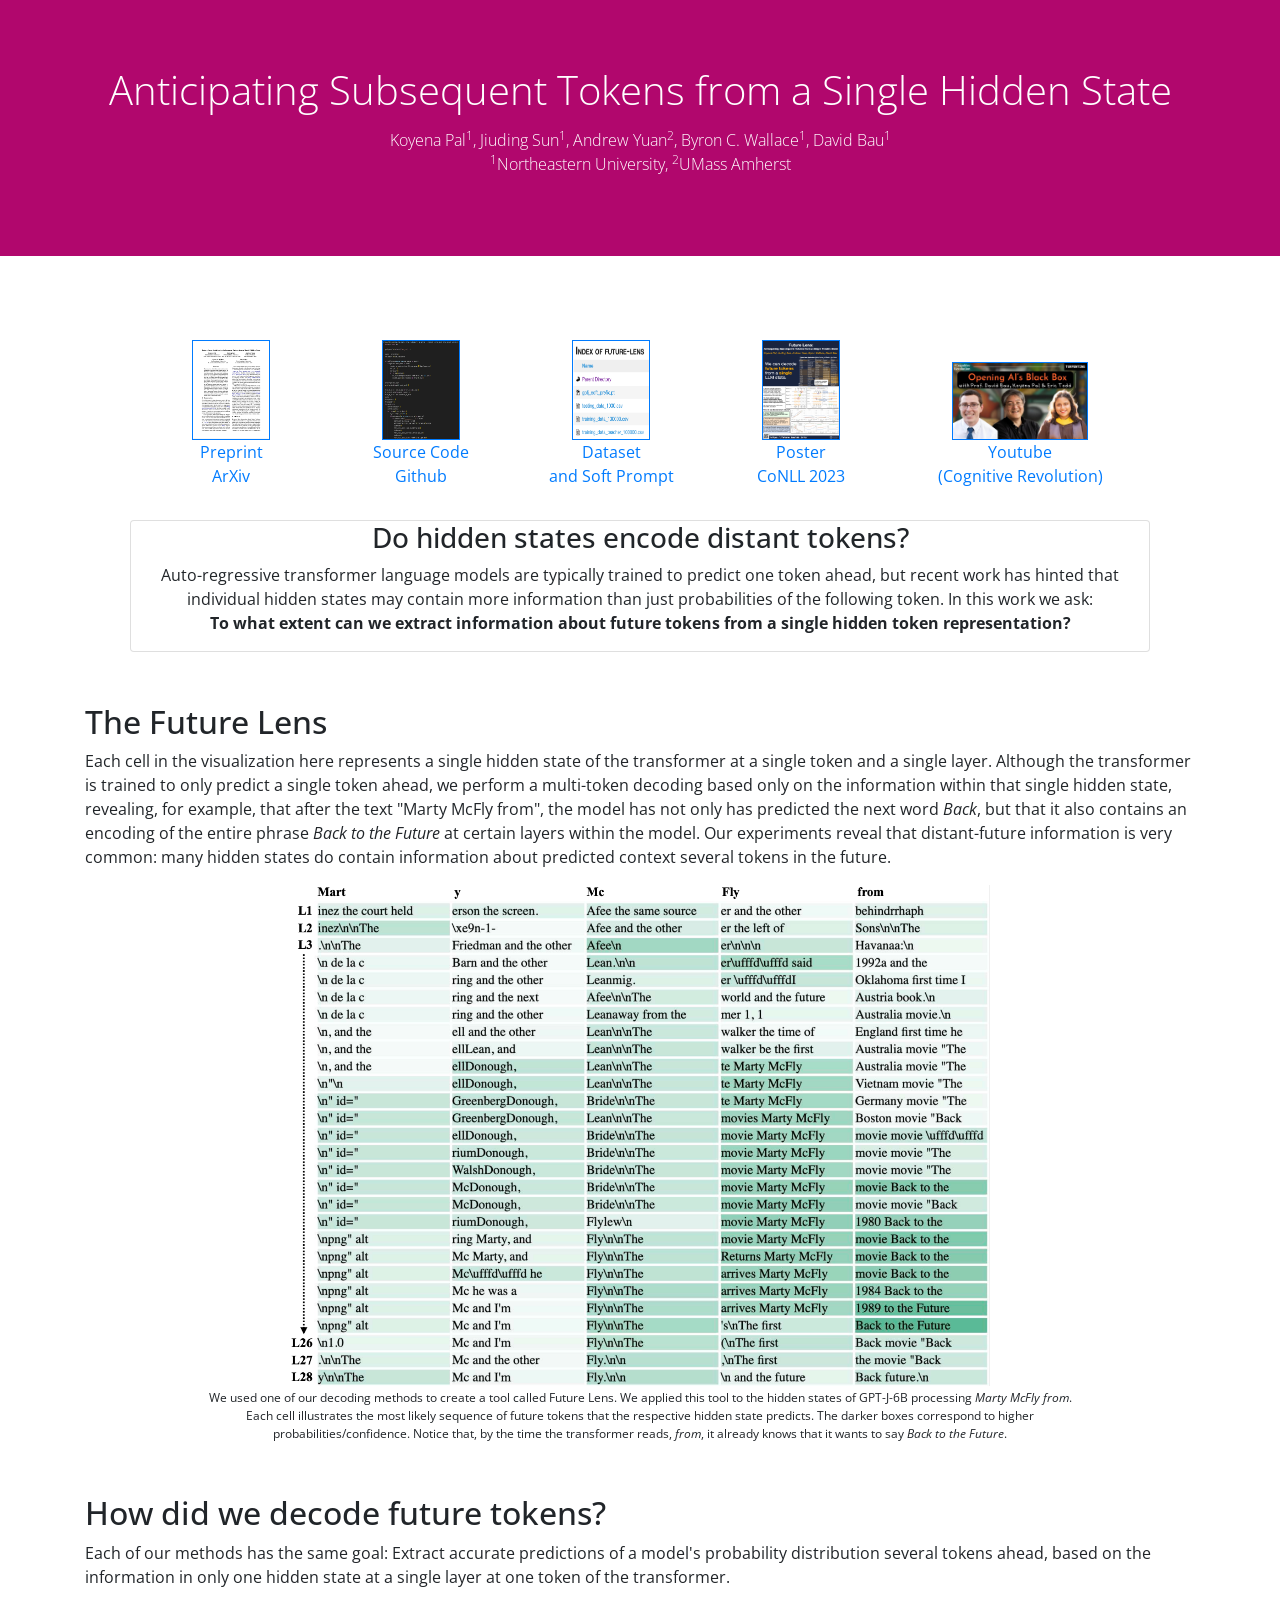
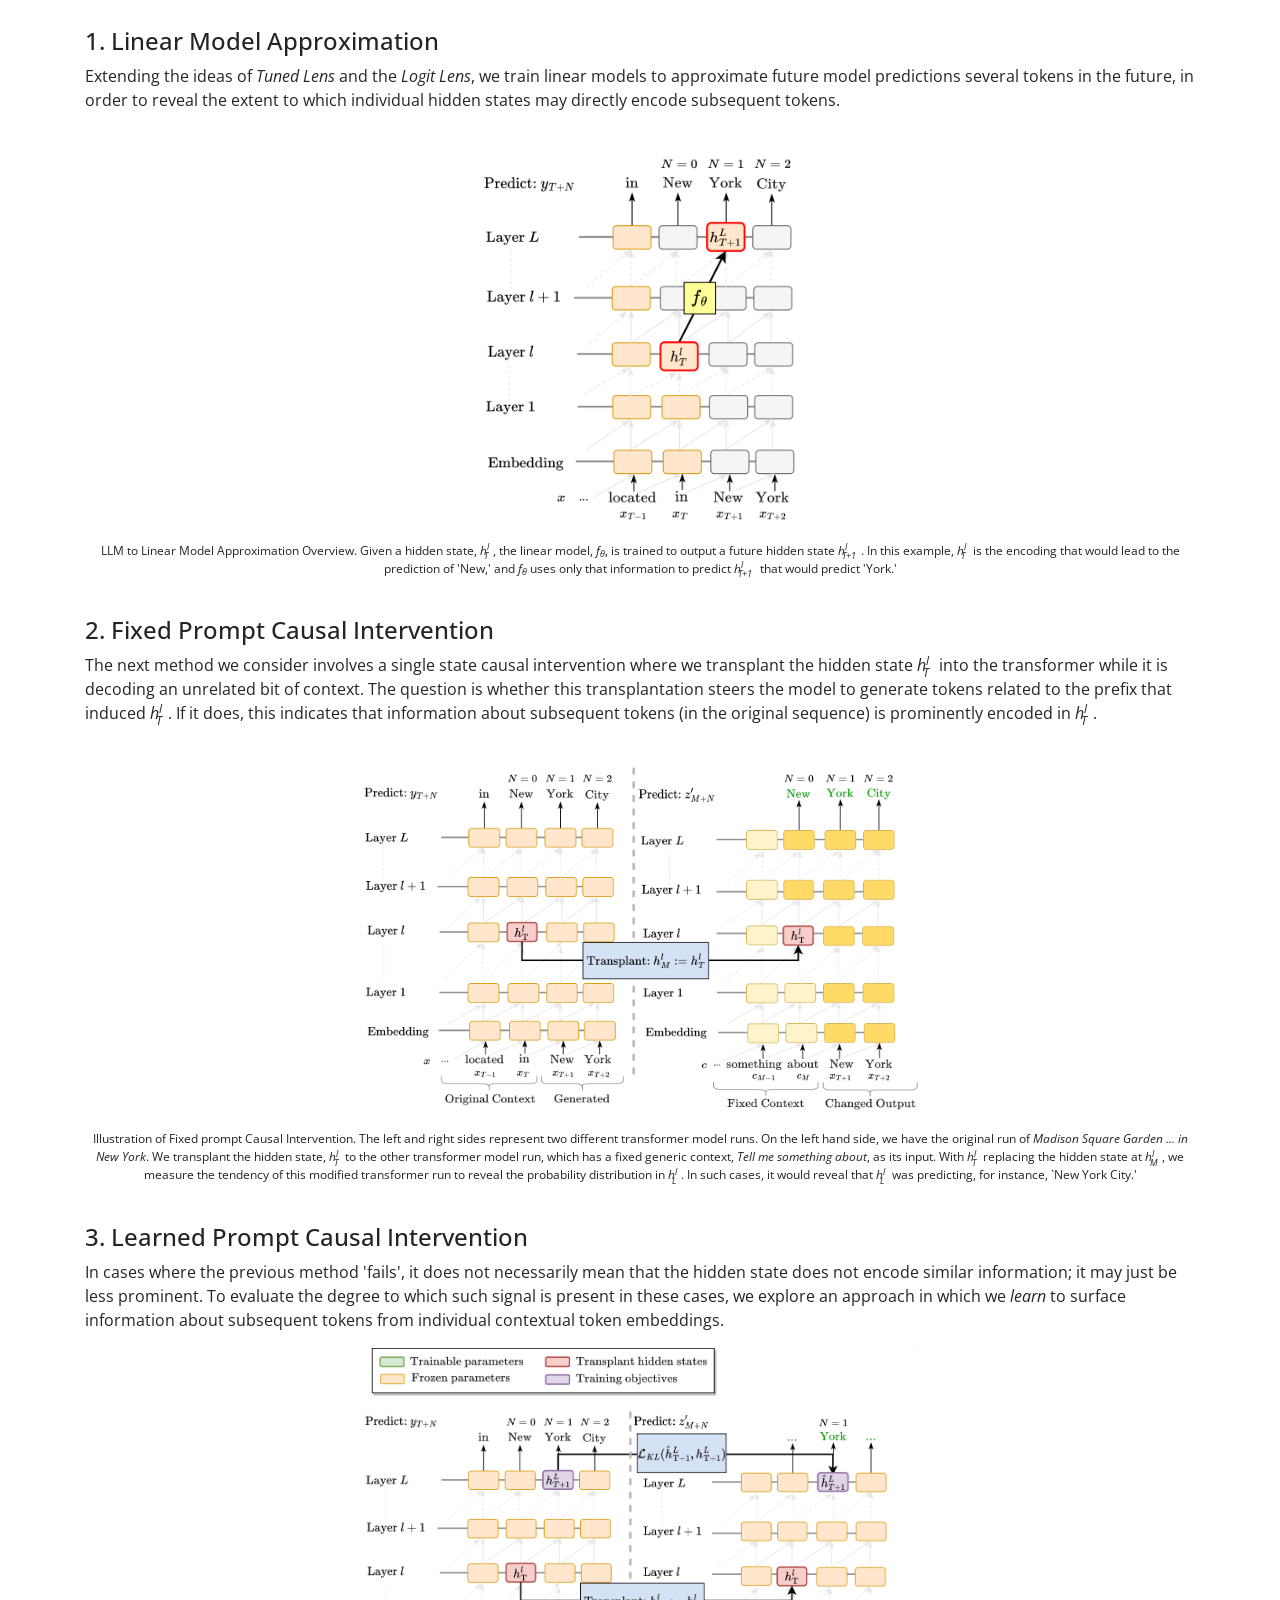
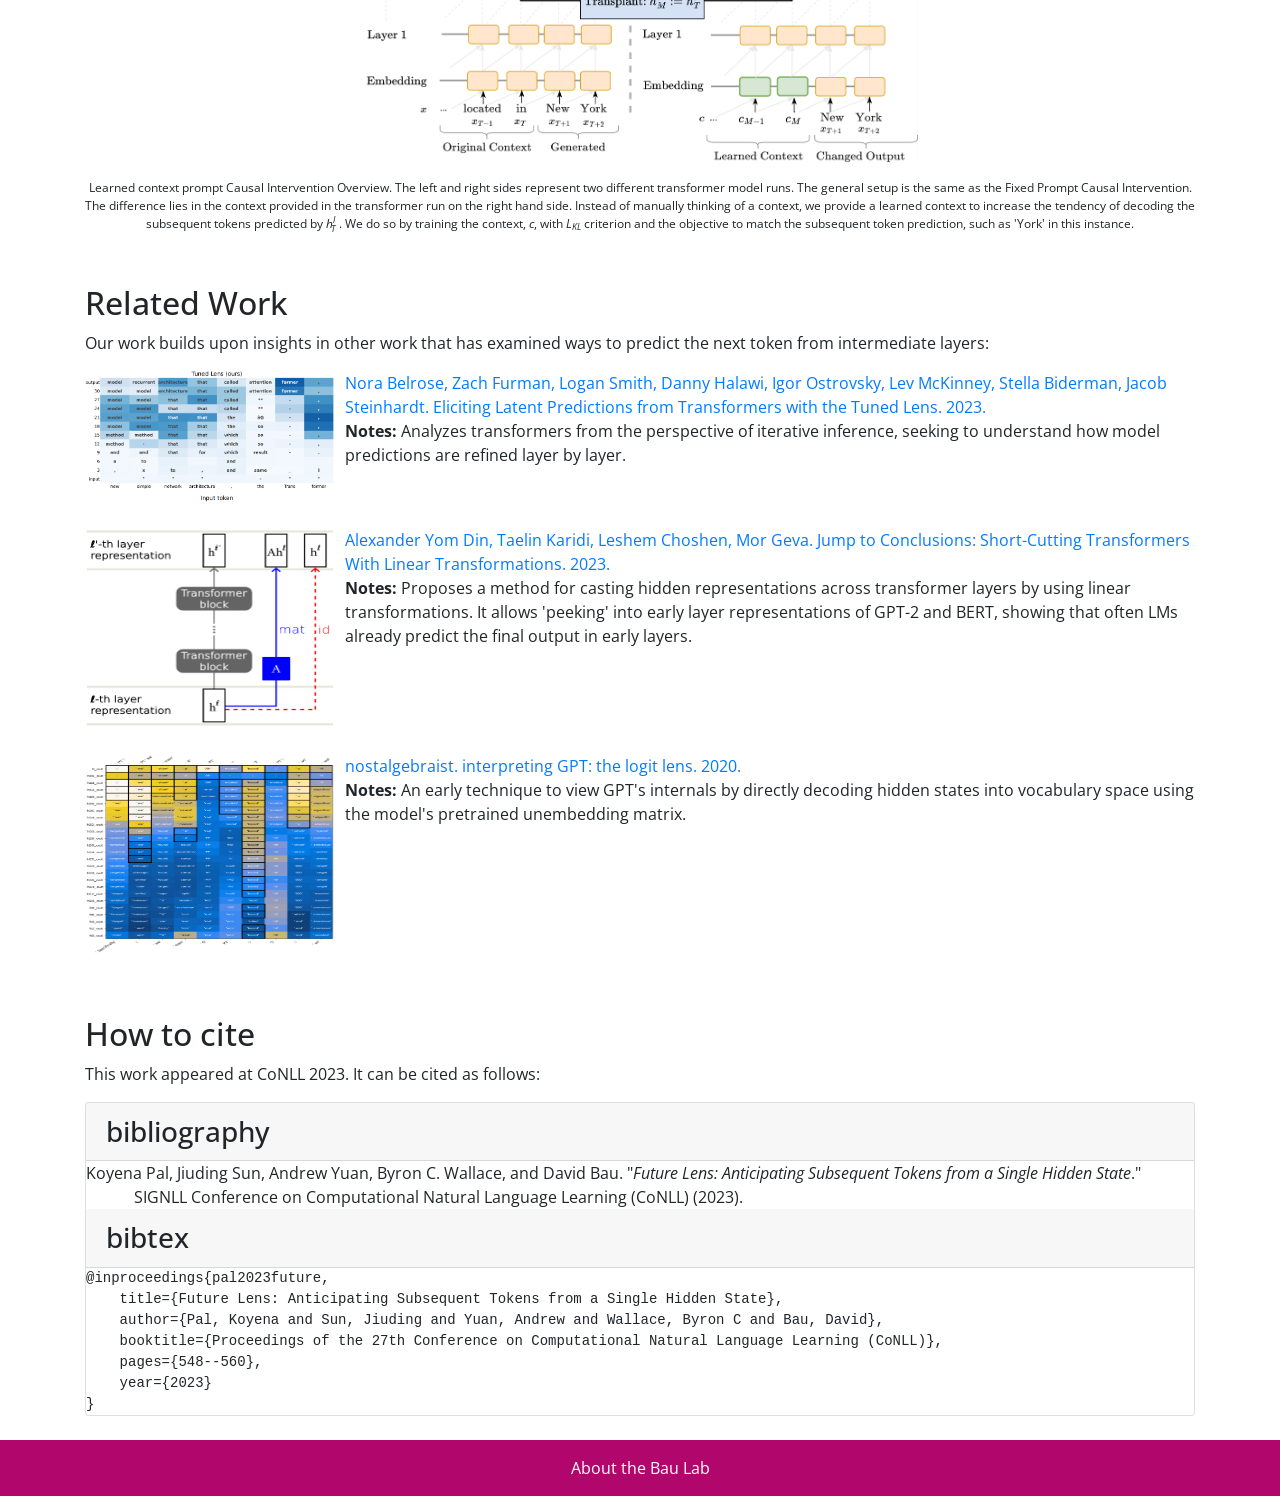
<file: public/index.html>
<!doctype html>
<html lang="en">

<head>
    <title>Future Lens: Anticipating Subsequent Tokens from a Single Hidden State</title>
    <meta name="viewport" content="width=device-width,initial-scale=1" />
    <meta name="description"
        content="" />
    <meta property="og:title" content="Future Lens" />
    <meta property="og:url" content="https://future.baulab.info/" />
    <meta property="og:image" content="https://future.baulab.info/images/fv-thumb.png" />
    <meta property="og:description" content="
    We conjecture that hidden state vectors corresponding to individual input tokens encode information sufficient to accurately predict several tokens ahead.">
    <meta property="og:type" content="website" />
    <meta name="twitter:card" content="summary" />
    <meta name="twitter:title" content="Future Lens: Anticipating Subsequent Tokens from a Single Hidden State" />
    <meta name="twitter:description"
        content="Do hidden states in large language models (LLMs) encode tokens farther than a single token ahead? If so, how can we decode this sequence of tokens from a single state?" />
    <meta name="twitter:image" content="https://future.baulab.info/images/fv-thumb.png" />
    <link rel="apple-touch-icon" sizes="180x180" href="/images/apple-touch-icon.png">
    <link rel="icon" type="image/png" sizes="32x32" href="/images/favicon-32x32.png">
    <link rel="icon" type="image/png" sizes="16x16" href="/images/favicon-16x16.png">
    <link rel="manifest" href="/site.webmanifest">

    <link href="https://maxcdn.bootstrapcdn.com/bootstrap/4.0.0-alpha.6/css/bootstrap.min.css" rel="stylesheet"
        integrity="sha384-rwoIResjU2yc3z8GV/NPeZWAv56rSmLldC3R/AZzGRnGxQQKnKkoFVhFQhNUwEyJ" crossorigin="anonymous">
    <script src="https://code.jquery.com/jquery-3.2.1.min.js"
        integrity="sha256-hwg4gsxgFZhOsEEamdOYGBf13FyQuiTwlAQgxVSNgt4=" crossorigin="anonymous"></script>
    <link rel="preconnect" href="https://fonts.googleapis.com">
    <link rel="preconnect" href="https://fonts.gstatic.com" crossorigin>
    <link href="https://fonts.googleapis.com/css2?family=Noto+Sans+Math&display=swap" rel="stylesheet">
    <link href="https://fonts.googleapis.com/css?family=Open+Sans:300,400,700" rel="stylesheet">
    <link href="style.css" rel="stylesheet">

    <style>
        .relatedthumb {
            float: left;
            width: 200px;
            margin: 3px 10px 7px 0;
        }

        .relatedblock {
            clear: both;
            display: inline-block;
        }

        .bold-sc {
            font-variant: small-caps;
            font-weight: bold;
        }

        .cite,
        .citegroup {
            margin-bottom: 8px;
        }

        :target {
            background-color: yellow;
        }
    </style>
    <script async src="https://www.googletagmanager.com/gtag/js?id=G-FD12LWN557"></script>
    <script>
        window.dataLayer = window.dataLayer || [];
        function gtag() { dataLayer.push(arguments); }
        gtag('js', new Date()); gtag('config', 'G-FD12LWN557');
    </script>

</head>


<body class="nd-docs">
    <div class="nd-pageheader">
        <div class="container">
            <h1 class="lead">
                <nobr class="widenobr">Anticipating Subsequent Tokens from a Single Hidden State</nobr>
            </h1>
            <address>
                <nobr><a href="https://koyenapal.github.io/" target="_blank">Koyena Pal</a><sup>1</sup>,</nobr>
                <nobr><a href="https://jiudingsun01.github.io/" target="_blank">Jiuding Sun<sup>1</sup></a>,</nobr>
                <nobr><a href="https://www.linkedin.com/in/andrewwyuan/" target="_blank">Andrew Yuan<sup>2</sup></a>,</nobr>
                <nobr><a href="https://www.byronwallace.com/" target="_blank">Byron C. Wallace<sup>1</sup></a>,</nobr>
                <nobr><a href="https://baulab.info/" target="_blank">David Bau<sup>1</sup></a></nobr><br>
                <nobr><sup>1</sup><a href="https://khoury.northeastern.edu/" target="_blank">Northeastern
                    University</a>,</nobr>
                    <nobr><sup>2</sup><a href="https://www.umass.edu/" target="_blank">UMass Amherst</a></nobr>
            </address>
        </div>
    </div><!-- end nd-pageheader -->

    <div class="container">
        <div class="row justify-content-center" style="margin-bottom: 20px">
        </div>
        <div class="row justify-content-center text-center">

            <p>
                <a href="https://arxiv.org/abs/2311.04897" class="d-inline-block p-3 align-top" target="_blank">
                    <img height="100" width="78" src="images/paper-thumb.png" style="border:1px solid; margin: 0 38px;"
                        alt="ArXiv Preprint thumbnail" data-nothumb="">
                    <br>Preprint<br>ArXiv</a>
                <a href="https://github.com/KoyenaPal/future-lens/" class="d-inline-block p-3 align-top" target="_blank">
                    <img height="100" width="78" src="images/code-thumb.png" style="border:1px solid; margin: 0 38px;"
                        alt="Github code thumbnail" data-nothumb="">
                    <br>Source Code<br>Github<br>
                </a>
                <a href="https://baulab.us/u/koyena/data/future-lens/" class="d-inline-block p-3 align-top" target="_blank">
                    <img height="100" width="78" src="images/data-thumb.png" style="border:1px solid; margin: 0 38px;"
                        alt="Data thumbnail" data-nothumb="">
                    <br>Dataset<br> and Soft Prompt<br>
                </a>
                <a href="docs/future-lens-poster.pdf" class="d-inline-block p-3 align-top" target="_blank">
                    <img height="100" width="78" src="images/poster-thumb.png" style="border:1px solid; margin: 0 38px;"
                        alt="Poster thumbnail" data-nothumb="">
                    <br>Poster<br>CoNLL 2023<br>
                </a>
                <a href="https://www.youtube.com/watch?v=O4Opvjze8Ic" class="d-inline-block p-3 align-bottom" target="_blank">
                    <img height="78" width="136" src="images/youtube-thumb.png" style="border:1px solid; margin: 0 38px;"
                        alt="Youtube thumbnail" data-nothumb="">
                    <br>Youtube<br>(Cognitive Revolution)<br>
                </a>
            </p>

            <div class="card" style="max-width: 1020px;">
                <div class="card-block">
                <h3>Do hidden states encode distant tokens?</h3>
                <p>
                    Auto-regressive transformer language models are typically trained to predict one token ahead, but
                    recent work has hinted that individual hidden states may contain more information than just probabilities of the following token. 
                    In this work we ask: <br><b>To what extent can we extract information about future
                    tokens from a single hidden token representation?</b>
                </p>
                </div><!--card-block-->
                </div><!--card-->

        </div><!--row-->

        <div class="row">
            <div class="col">
                  <h2>The Future Lens</h2>

                  <p
                  >Each cell in the visualization here represents a single hidden state of
                  the transformer at a single token and a single layer.  Although the
                  transformer is trained to only predict a single token ahead, we perform
                  a multi-token decoding based only on the information within that
                  single hidden state, revealing, for example, that after the text
                  "Marty McFly from", the model has not only has predicted the next
                  word <em>Back</em>, but that it also contains an encoding
                  of the entire phrase <em>Back to the Future</em> at certain layers within
                  the model. Our experiments reveal that distant-future information is
                  very common: many hidden states do contain information about predicted
                  context several tokens in the future.
              <div class="text-center">
                    <figure class="center_image">
                    <img src="images/Paper/future_lens_example.png" class="bigfig">
                    <figcaption>
                        We used one of our decoding methods to create a tool called Future Lens.
                        We applied this tool to the hidden states of GPT-J-6B processing <i>Marty McFly from</i>. 
                        Each cell illustrates the most likely sequence of future tokens that the respective hidden state predicts. 
                        The darker boxes correspond to higher probabilities/confidence. Notice that, by the time the transformer reads,
                        <i>from</i>, it already knows that it wants to say <i>Back to the Future</i>.
                    </figcaption>
                </figure>
                </div>
                
                <h2>How did we decode future tokens?</h2>   
                <p>
                Each of our methods has the same goal: Extract accurate predictions of a model's probability 
                distribution several tokens ahead, based on the information in only one hidden state at a single layer
                at one token of the transformer.</p>

                <h4>1. Linear Model Approximation</h4> 
                <p>Extending the ideas of <i>Tuned Lens</i> and the <i>Logit Lens</i>, we train linear models to approximate future 
                model predictions several tokens in the future, in order to reveal the extent to which
                individual hidden states may directly encode subsequent tokens.</p>
                <br>
                <p class="text-center">
                    <img id="linear" src="images/Paper/linear.png" class="smallfig"
                        style="max-width: 320px">
                    <figcaption>
                        LLM to Linear Model Approximation
                        Overview. Given a hidden state, 
                        
                        <i>h<sup>l</sup><sub style='position: relative; left: -.5em; top: +.5em'>T</sub></i>, the linear model,
                        <i>f<sub>&theta;</sub></i>, is trained to output a future hidden state 
                        <i>h<sup>l</sup><sub style='position: relative; left: -.5em; top: +.5em'>T+1</sub></i>. In
                        this example, <i>h<sup>l</sup><sub style='position: relative; left: -.5em; top: +.5em'>T</sub></i>
                        is the encoding that would lead to the
                        prediction of 'New,' and <i>f<sub>&theta;</sub></i> uses only that information
                        to predict <i>h<sup>l</sup><sub style='position: relative; left: -.5em; top: +.5em'>T+1</sub></i>
                        that would predict 'York.'
                        </figcaption>
                </p>
                
                <h4>2. Fixed Prompt Causal Intervention</h4> 
                <p>The next method we consider involves a single state causal intervention where we transplant the
                    hidden state <i>h<sup>l</sup><sub style='position: relative; left: -.5em; top: +.5em'>T</sub></i>
                    into the transformer while it is decoding an unrelated bit of context. The question is
                    whether this transplantation steers the model to generate tokens related to the prefix that induced 
                    <i>h<sup>l</sup><sub style='position: relative; left: -.5em; top: +.5em'>T</sub></i>.
                    If it does, this indicates that information about subsequent tokens (in the original sequence) is prominently encoded in 
                    <i>h<sup>l</sup><sub style='position: relative; left: -.5em; top: +.5em'>T</sub></i>. </p>
                <br>
                <p class="text-center">
                    <img id="linear" src="images/Paper/fixed_prompt.png" class="medfig">
                    <figcaption>
                        Illustration of Fixed prompt Causal Intervention. 
                        The left and right sides represent two different transformer model runs. 
                        On the left hand side, we have the original run of <i>Madison Square Garden ... in New York</i>. 
                        We transplant the hidden state, <i>h<sup>l</sup><sub style='position: relative; left: -.5em; top: +.5em'>T</sub></i>
                         to the other transformer model run, which has a fixed generic context, <i>Tell me something about</i>, 
                         as its input. With <i>h<sup>l</sup><sub style='position: relative; left: -.5em; top: +.5em'>T</sub></i> replacing the hidden state at 
                         <i>h<sup>l</sup><sub style='position: relative; left: -.5em; top: +.5em'>M</sub></i>, 
                         we measure the tendency of this modified transformer run to reveal the 
                         probability distribution in <i>h<sup>l</sup><sub style='position: relative; left: -.5em; top: +.5em'>L</sub></i>. 
                         In such cases, it would reveal that <i>h<sup>l</sup><sub style='position: relative; left: -.5em; top: +.5em'>L</sub></i> was predicting, for instance, `New York City.'
                        </figcaption>
                </p>

                <h4>3. Learned Prompt Causal Intervention</h4> 
                <p>In cases where the previous method 'fails', it does not necessarily mean that the 
                    hidden state does not encode similar information; it may just be less prominent. 
                    To evaluate the degree to which such signal is present in these cases, we explore an approach 
                    in which we <i>learn</i> to surface information about subsequent tokens from individual contextual token embeddings.
                <br>
                <p class="text-center">
                    <img id="linear" src="images/Paper/soft_prompt.png" class="medfig">
                    <figcaption>
                        Learned context prompt Causal Intervention Overview. The left and right sides represent two different
                        transformer model runs. The general setup is the same as the Fixed Prompt Causal Intervention. The difference lies in the context provided in the
                    transformer run on the right hand side. Instead of manually thinking of a context, we provide a learned context to
                    increase the tendency of decoding the subsequent tokens predicted by <i>h<sup>l</sup><sub style='position: relative; left: -.5em; top: +.5em'>T</sub></i>. 
                    We do so by training the context, <i>c</i>, with
                    <i>L<sub>KL</sub></i> criterion and the objective to match the subsequent token prediction, such as 'York' in this instance.

                </figcaption>
                </p>


                    
                <h2>Related Work</h2>
                
                <p>Our work builds upon insights in other work that has examined ways to predict the next token from intermediate layers:</p>

                
                
                
                <!-- <h3>Transformer Mechanisms</h3> -->
                <p class="citation"><a href="https://arxiv.org/pdf/2303.08112.pdf"><img src="images/belrose-2023.png" alt="belrose-2023">Nora Belrose, Zach Furman, Logan Smith, Danny Halawi, Igor Ostrovsky, Lev McKinney, Stella Biderman, Jacob Steinhardt. Eliciting Latent Predictions from Transformers with the Tuned Lens. 2023.</a><br>
                <b>Notes:</b> Analyzes transformers from the perspective of iterative inference, seeking to understand how model predictions are refined layer by layer.
                </p>                
                
                <p class="citation"><a href="https://arxiv.org/pdf/2303.09435.pdf"><img src="images/din-2023.png" alt="din-2023" style="max-height: 200px">Alexander Yom Din, Taelin Karidi, Leshem Choshen, Mor Geva. Jump to Conclusions: Short-Cutting Transformers With Linear Transformations. 2023.</a><br>
                <b>Notes:</b> Proposes a method for casting hidden representations across transformer layers by using linear transformations. It allows 'peeking' into early layer representations of GPT-2 and BERT, showing
                that often LMs already predict the final output in early layers.
                </p>      
                <p class="citation"><a href="https://www.lesswrong.com/posts/AcKRB8wDpdaN6v6ru/interpreting-gpt-the-logit-lens"><img src="images/logit-lens.png" alt="nostalgebraist-2020" style="max-height: 200px"> nostalgebraist. interpreting GPT: the logit lens. 2020.</a><br>
                <b>Notes:</b> An early technique to view GPT's internals by directly decoding hidden states into vocabulary space using the model's pretrained unembedding matrix.
                </p>
                <!-- <h3>Task Representations</h3> -->
                <!-- <p class="citation"><a href=""><img src="" alt=""> </a><br>
                <b>Notes:</b> 
                </p>  -->

	
                <h2>How to cite</h2>

                <p>This work appeared at CoNLL 2023. It can be cited as follows:
                </p>

                <div class="card">
                    <h3 class="card-header">bibliography</h3>
                    <div class="card-block">
                        <p style="text-indent: -3em; margin-left: 3em;" class="card-text clickselect">
                            Koyena Pal, Jiuding Sun, Andrew Yuan, Byron C. Wallace, and David Bau. "<em>Future Lens: Anticipating Subsequent Tokens from a Single Hidden State</em>." SIGNLL 
                            Conference on Computational Natural Language Learning (CoNLL)<nobr><a
                                    href=""></a> (2023).</nobr>
                        </p>
                    </div>
                    <h3 class="card-header">bibtex</h3>
                    <div class="card-block">
                        <pre class="card-text clickselect"
>@inproceedings{pal2023future,
    title={Future Lens: Anticipating Subsequent Tokens from a Single Hidden State},
    author={Pal, Koyena and Sun, Jiuding and Yuan, Andrew and Wallace, Byron C and Bau, David},
    booktitle={Proceedings of the 27th Conference on Computational Natural Language Learning (CoNLL)},
    pages={548--560},
    year={2023}
}</pre>
                    </div>
                </div>
                <!-- </p> -->

            <!-- </div> -->
            </div> <!--col -->    
        </div> <!--row -->
    </div> <!-- container -->

    

    <footer class="nd-pagefooter">
        <div class="row">
            <div class="col-6 col-md text-center">
                <a href="https://baulab.info/">About the Bau Lab</a>
            </div>
        </div>
    </footer>

</body>
<script>
    $(document).on('click', '.clickselect', function (ev) {
        var range = document.createRange();
        range.selectNodeContents(this);
        var sel = window.getSelection();
        sel.removeAllRanges();
        sel.addRange(range);
    });
</script>

</html>
</file>
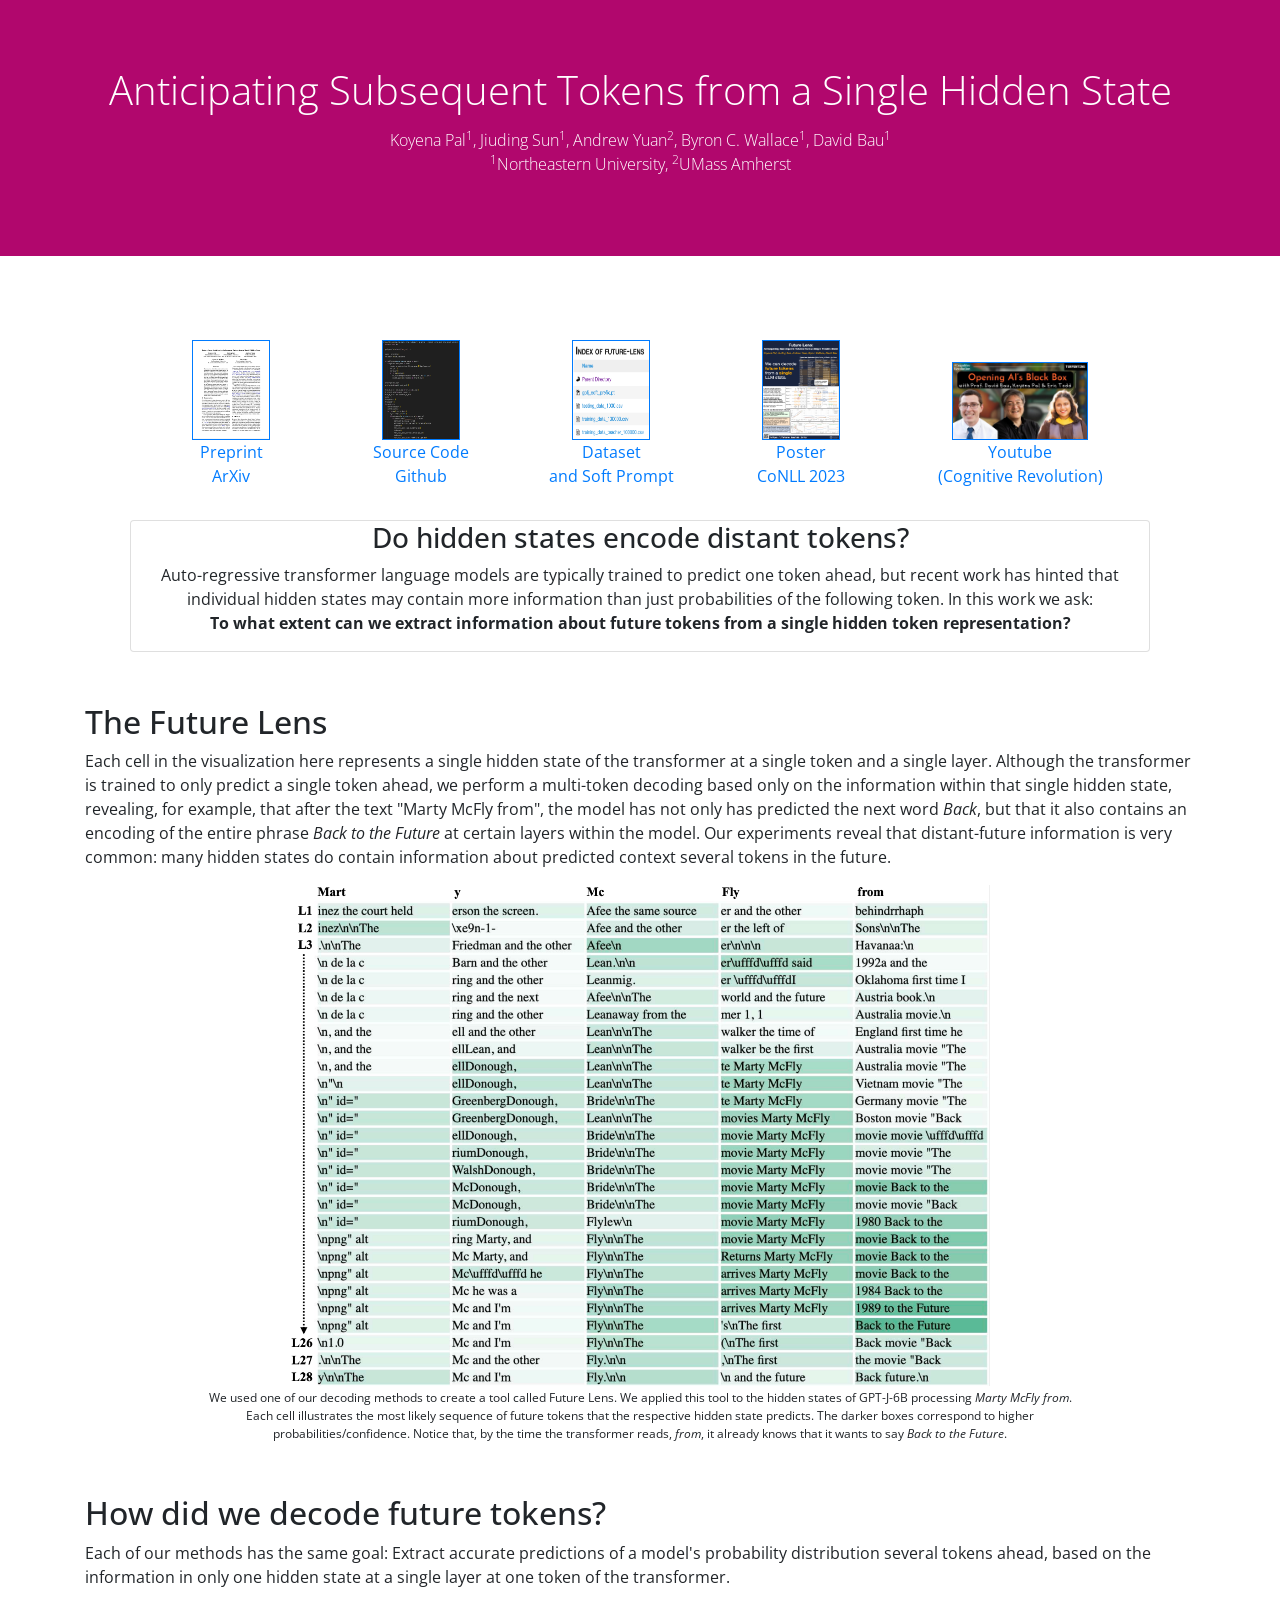
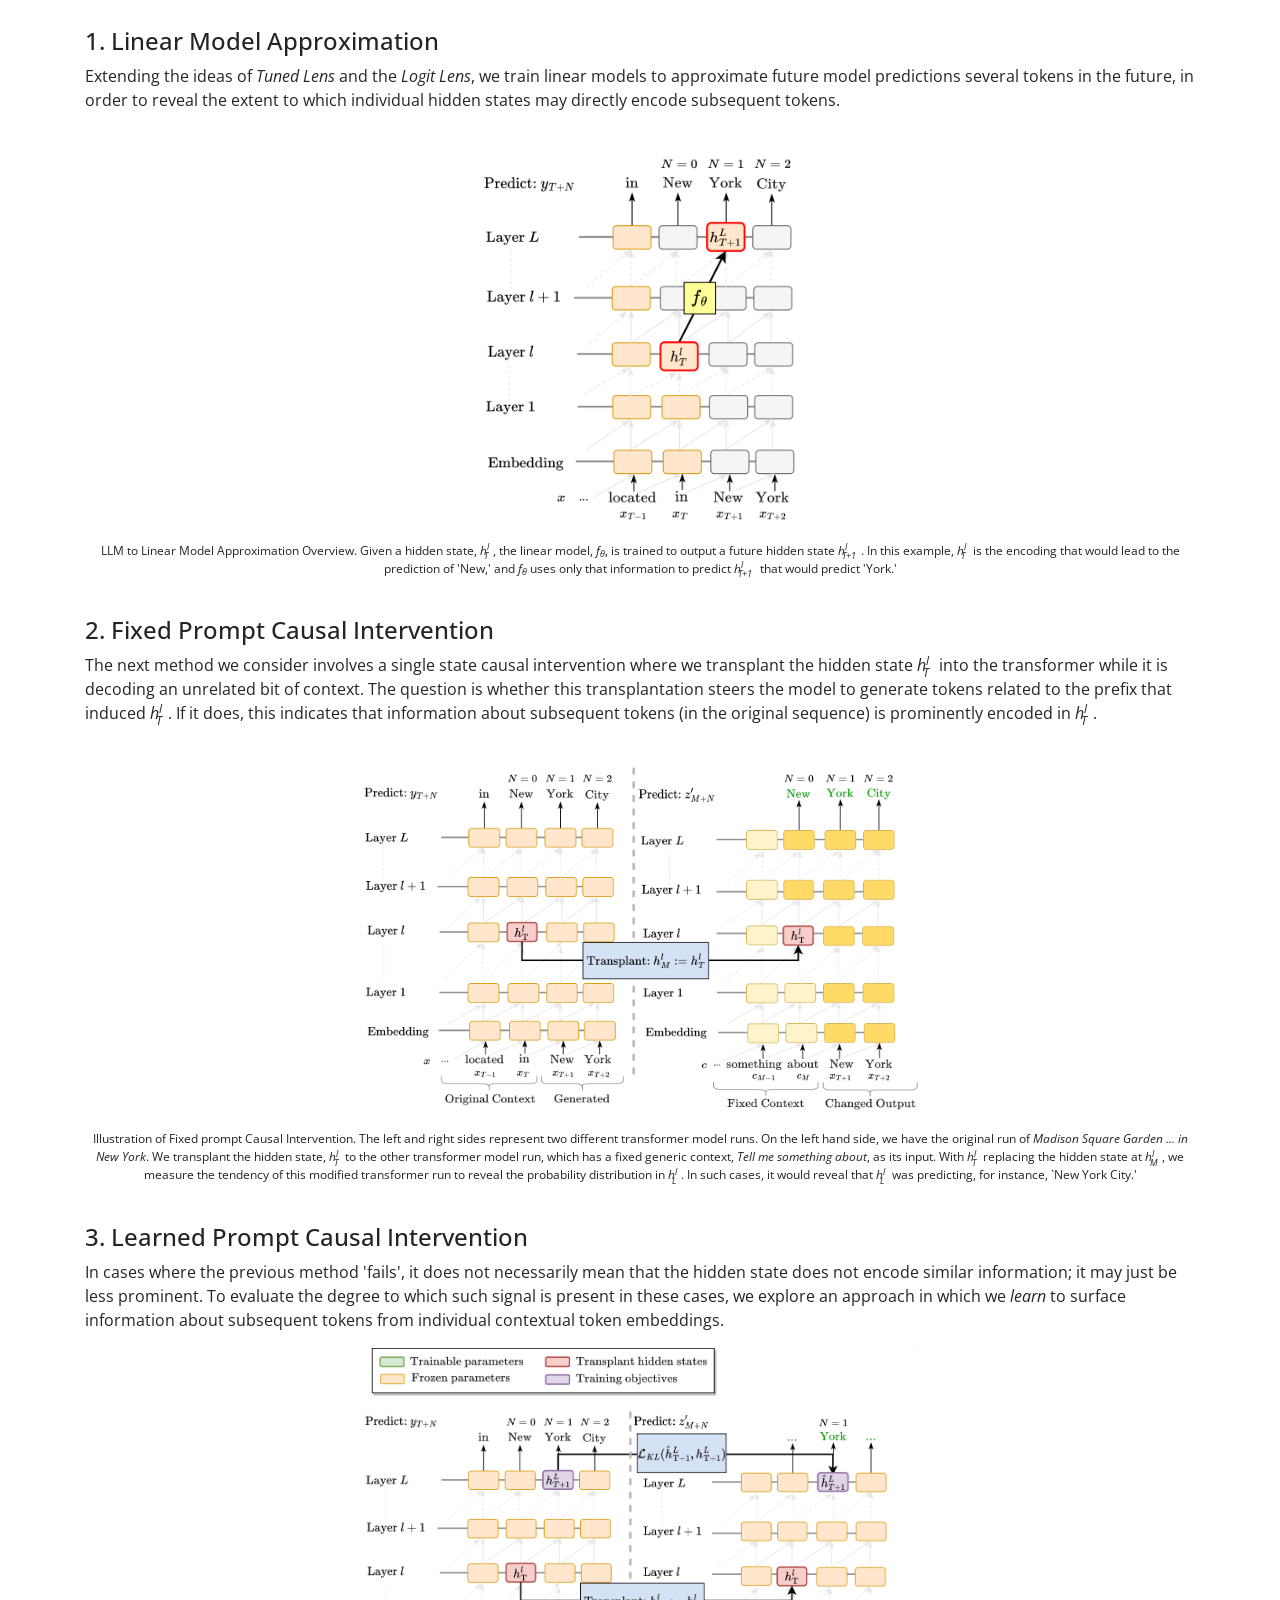
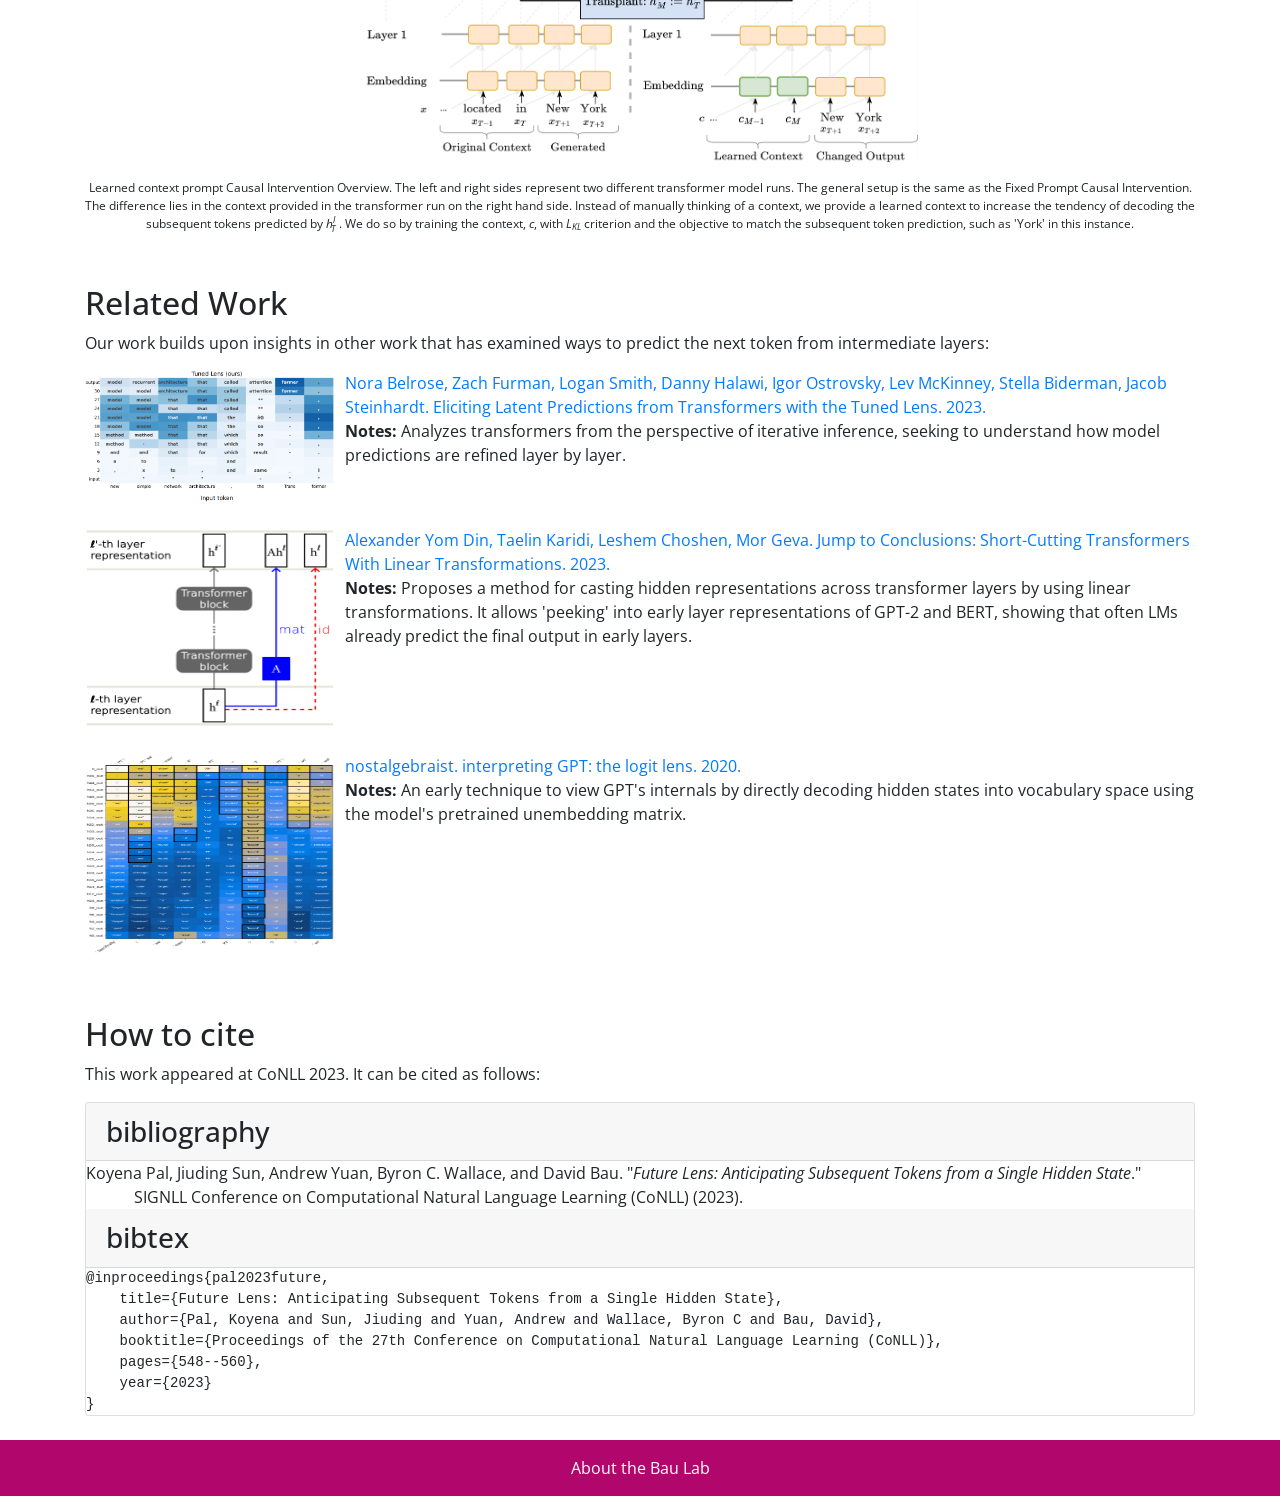
<file: src/index.html>
<!doctype html>
<html lang="en">

<head>
    <title>Future Lens: Anticipating Subsequent Tokens from a Single Hidden State</title>
    <meta name="viewport" content="width=device-width,initial-scale=1" />
    <meta name="description"
        content="" />
    <meta property="og:title" content="Future Lens" />
    <meta property="og:url" content="https://future.baulab.info/" />
    <meta property="og:image" content="https://future.baulab.info/images/fv-thumb.png" />
    <meta property="og:description" content="
    We conjecture that hidden state vectors corresponding to individual input tokens encode information sufficient to accurately predict several tokens ahead.">
    <meta property="og:type" content="website" />
    <meta name="twitter:card" content="summary" />
    <meta name="twitter:title" content="Future Lens: Anticipating Subsequent Tokens from a Single Hidden State" />
    <meta name="twitter:description"
        content="Do hidden states in large language models (LLMs) encode tokens farther than a single token ahead? If so, how can we decode this sequence of tokens from a single state?" />
    <meta name="twitter:image" content="https://future.baulab.info/images/fv-thumb.png" />
    <link rel="apple-touch-icon" sizes="180x180" href="/images/apple-touch-icon.png">
    <link rel="icon" type="image/png" sizes="32x32" href="/images/favicon-32x32.png">
    <link rel="icon" type="image/png" sizes="16x16" href="/images/favicon-16x16.png">
    <link rel="manifest" href="/site.webmanifest">

    <link href="https://maxcdn.bootstrapcdn.com/bootstrap/4.0.0-alpha.6/css/bootstrap.min.css" rel="stylesheet"
        integrity="sha384-rwoIResjU2yc3z8GV/NPeZWAv56rSmLldC3R/AZzGRnGxQQKnKkoFVhFQhNUwEyJ" crossorigin="anonymous">
    <script src="https://code.jquery.com/jquery-3.2.1.min.js"
        integrity="sha256-hwg4gsxgFZhOsEEamdOYGBf13FyQuiTwlAQgxVSNgt4=" crossorigin="anonymous"></script>
    <link rel="preconnect" href="https://fonts.googleapis.com">
    <link rel="preconnect" href="https://fonts.gstatic.com" crossorigin>
    <link href="https://fonts.googleapis.com/css2?family=Noto+Sans+Math&display=swap" rel="stylesheet">
    <link href="https://fonts.googleapis.com/css?family=Open+Sans:300,400,700" rel="stylesheet">
    <link href="style.css" rel="stylesheet">

    <style>
        .relatedthumb {
            float: left;
            width: 200px;
            margin: 3px 10px 7px 0;
        }

        .relatedblock {
            clear: both;
            display: inline-block;
        }

        .bold-sc {
            font-variant: small-caps;
            font-weight: bold;
        }

        .cite,
        .citegroup {
            margin-bottom: 8px;
        }

        :target {
            background-color: yellow;
        }
    </style>
    <script async src="https://www.googletagmanager.com/gtag/js?id=G-FD12LWN557"></script>
    <script>
        window.dataLayer = window.dataLayer || [];
        function gtag() { dataLayer.push(arguments); }
        gtag('js', new Date()); gtag('config', 'G-FD12LWN557');
    </script>

</head>

<body class="nd-docs">
    <div class="nd-pageheader">
        <div class="container">
            <h1 class="lead">
                <nobr class="widenobr">Anticipating Subsequent Tokens from a Single Hidden State</nobr>
            </h1>
            <address>
                <nobr><a href="https://koyenapal.github.io/" target="_blank">Koyena Pal</a><sup>1</sup>,</nobr>
                <nobr><a href="https://jiudingsun01.github.io/" target="_blank">Jiuding Sun<sup>1</sup></a>,</nobr>
                <nobr><a href="https://www.linkedin.com/in/andrewwyuan/" target="_blank">Andrew Yuan<sup>2</sup></a>,</nobr>
                <nobr><a href="https://www.byronwallace.com/" target="_blank">Byron C. Wallace<sup>1</sup></a>,</nobr>
                <nobr><a href="https://baulab.info/" target="_blank">David Bau<sup>1</sup></a></nobr><br>
                <nobr><sup>1</sup><a href="https://khoury.northeastern.edu/" target="_blank">Northeastern
                    University</a>,</nobr>
                    <nobr><sup>2</sup><a href="https://www.umass.edu/" target="_blank">UMass Amherst</a></nobr>
            </address>
        </div>
    </div><!-- end nd-pageheader -->

    <div class="container">
        <div class="row justify-content-center" style="margin-bottom: 20px">
        </div>
        <div class="row justify-content-center text-center">

            <p>
                <a href="https://arxiv.org/abs/2311.04897" class="d-inline-block p-3 align-top" target="_blank">
                    <img height="100" width="78" src="images/paper-thumb.png" style="border:1px solid; margin: 0 38px;"
                        alt="ArXiv Preprint thumbnail" data-nothumb="">
                    <br>Preprint<br>ArXiv</a>
                <a href="https://github.com/KoyenaPal/future-lens/" class="d-inline-block p-3 align-top" target="_blank">
                    <img height="100" width="78" src="images/code-thumb.png" style="border:1px solid; margin: 0 38px;"
                        alt="Github code thumbnail" data-nothumb="">
                    <br>Source Code<br>Github<br>
                </a>
                <a href="https://baulab.us/u/koyena/data/future-lens/" class="d-inline-block p-3 align-top" target="_blank">
                    <img height="100" width="78" src="images/data-thumb.png" style="border:1px solid; margin: 0 38px;"
                        alt="Data thumbnail" data-nothumb="">
                    <br>Dataset<br> and Soft Prompt<br>
                </a>
                <a href="docs/future-lens-poster.pdf" class="d-inline-block p-3 align-top" target="_blank">
                    <img height="100" width="78" src="images/poster-thumb.png" style="border:1px solid; margin: 0 38px;"
                        alt="Poster thumbnail" data-nothumb="">
                    <br>Poster<br>CoNLL 2023<br>
                </a>
                <a href="https://www.youtube.com/watch?v=O4Opvjze8Ic" class="d-inline-block p-3 align-bottom" target="_blank">
                    <img height="78" width="136" src="images/youtube-thumb.png" style="border:1px solid; margin: 0 38px;"
                        alt="Youtube thumbnail" data-nothumb="">
                    <br>Youtube<br>(Cognitive Revolution)<br>
                </a>
            </p>

            <div class="card" style="max-width: 1020px;">
                <div class="card-block">
                <h3>Do hidden states encode distant tokens?</h3>
                <p>
                    Auto-regressive transformer language models are typically trained to predict one token ahead, but
                    recent work has hinted that individual hidden states may contain more information than just probabilities of the following token. 
                    In this work we ask: <br><b>To what extent can we extract information about future
                    tokens from a single hidden token representation?</b>
                </p>
                </div><!--card-block-->
                </div><!--card-->

        </div><!--row-->

        <div class="row">
            <div class="col">
                  <h2>The Future Lens</h2>

                  <p
                  >Each cell in the visualization here represents a single hidden state of
                  the transformer at a single token and a single layer.  Although the
                  transformer is trained to only predict a single token ahead, we perform
                  a multi-token decoding based only on the information within that
                  single hidden state, revealing, for example, that after the text
                  "Marty McFly from", the model has not only has predicted the next
                  word <em>Back</em>, but that it also contains an encoding
                  of the entire phrase <em>Back to the Future</em> at certain layers within
                  the model. Our experiments reveal that distant-future information is
                  very common: many hidden states do contain information about predicted
                  context several tokens in the future.
              <div class="text-center">
                    <figure class="center_image">
                    <img src="images/Paper/future_lens_example.png" class="bigfig">
                    <figcaption>
                        We used one of our decoding methods to create a tool called Future Lens.
                        We applied this tool to the hidden states of GPT-J-6B processing <i>Marty McFly from</i>. 
                        Each cell illustrates the most likely sequence of future tokens that the respective hidden state predicts. 
                        The darker boxes correspond to higher probabilities/confidence. Notice that, by the time the transformer reads,
                        <i>from</i>, it already knows that it wants to say <i>Back to the Future</i>.
                    </figcaption>
                </figure>
                </div>
                
                <h2>How did we decode future tokens?</h2>   
                <p>
                Each of our methods has the same goal: Extract accurate predictions of a model's probability 
                distribution several tokens ahead, based on the information in only one hidden state at a single layer
                at one token of the transformer.</p>

                <h4>1. Linear Model Approximation</h4> 
                <p>Extending the ideas of <i>Tuned Lens</i> and the <i>Logit Lens</i>, we train linear models to approximate future 
                model predictions several tokens in the future, in order to reveal the extent to which
                individual hidden states may directly encode subsequent tokens.</p>
                <br>
                <p class="text-center">
                    <img id="linear" src="images/Paper/linear.png" class="smallfig"
                        style="max-width: 320px">
                    <figcaption>
                        LLM to Linear Model Approximation
                        Overview. Given a hidden state, 
                        
                        <i>h<sup>l</sup><sub style='position: relative; left: -.5em; top: +.5em'>T</sub></i>, the linear model,
                        <i>f<sub>&theta;</sub></i>, is trained to output a future hidden state 
                        <i>h<sup>l</sup><sub style='position: relative; left: -.5em; top: +.5em'>T+1</sub></i>. In
                        this example, <i>h<sup>l</sup><sub style='position: relative; left: -.5em; top: +.5em'>T</sub></i>
                        is the encoding that would lead to the
                        prediction of 'New,' and <i>f<sub>&theta;</sub></i> uses only that information
                        to predict <i>h<sup>l</sup><sub style='position: relative; left: -.5em; top: +.5em'>T+1</sub></i>
                        that would predict 'York.'
                        </figcaption>
                </p>
                
                <h4>2. Fixed Prompt Causal Intervention</h4> 
                <p>The next method we consider involves a single state causal intervention where we transplant the
                    hidden state <i>h<sup>l</sup><sub style='position: relative; left: -.5em; top: +.5em'>T</sub></i>
                    into the transformer while it is decoding an unrelated bit of context. The question is
                    whether this transplantation steers the model to generate tokens related to the prefix that induced 
                    <i>h<sup>l</sup><sub style='position: relative; left: -.5em; top: +.5em'>T</sub></i>.
                    If it does, this indicates that information about subsequent tokens (in the original sequence) is prominently encoded in 
                    <i>h<sup>l</sup><sub style='position: relative; left: -.5em; top: +.5em'>T</sub></i>. </p>
                <br>
                <p class="text-center">
                    <img id="linear" src="images/Paper/fixed_prompt.png" class="medfig">
                    <figcaption>
                        Illustration of Fixed prompt Causal Intervention. 
                        The left and right sides represent two different transformer model runs. 
                        On the left hand side, we have the original run of <i>Madison Square Garden ... in New York</i>. 
                        We transplant the hidden state, <i>h<sup>l</sup><sub style='position: relative; left: -.5em; top: +.5em'>T</sub></i>
                         to the other transformer model run, which has a fixed generic context, <i>Tell me something about</i>, 
                         as its input. With <i>h<sup>l</sup><sub style='position: relative; left: -.5em; top: +.5em'>T</sub></i> replacing the hidden state at 
                         <i>h<sup>l</sup><sub style='position: relative; left: -.5em; top: +.5em'>M</sub></i>, 
                         we measure the tendency of this modified transformer run to reveal the 
                         probability distribution in <i>h<sup>l</sup><sub style='position: relative; left: -.5em; top: +.5em'>L</sub></i>. 
                         In such cases, it would reveal that <i>h<sup>l</sup><sub style='position: relative; left: -.5em; top: +.5em'>L</sub></i> was predicting, for instance, `New York City.'
                        </figcaption>
                </p>

                <h4>3. Learned Prompt Causal Intervention</h4> 
                <p>In cases where the previous method 'fails', it does not necessarily mean that the 
                    hidden state does not encode similar information; it may just be less prominent. 
                    To evaluate the degree to which such signal is present in these cases, we explore an approach 
                    in which we <i>learn</i> to surface information about subsequent tokens from individual contextual token embeddings.
                <br>
                <p class="text-center">
                    <img id="linear" src="images/Paper/soft_prompt.png" class="medfig">
                    <figcaption>
                        Learned context prompt Causal Intervention Overview. The left and right sides represent two different
                        transformer model runs. The general setup is the same as the Fixed Prompt Causal Intervention. The difference lies in the context provided in the
                    transformer run on the right hand side. Instead of manually thinking of a context, we provide a learned context to
                    increase the tendency of decoding the subsequent tokens predicted by <i>h<sup>l</sup><sub style='position: relative; left: -.5em; top: +.5em'>T</sub></i>. 
                    We do so by training the context, <i>c</i>, with
                    <i>L<sub>KL</sub></i> criterion and the objective to match the subsequent token prediction, such as 'York' in this instance.

                </figcaption>
                </p>


                    
                <h2>Related Work</h2>
                
                <p>Our work builds upon insights in other work that has examined ways to predict the next token from intermediate layers:</p>

                
                
                
                <!-- <h3>Transformer Mechanisms</h3> -->
                <p class="citation"><a href="https://arxiv.org/pdf/2303.08112.pdf"><img src="images/belrose-2023.png" alt="belrose-2023">Nora Belrose, Zach Furman, Logan Smith, Danny Halawi, Igor Ostrovsky, Lev McKinney, Stella Biderman, Jacob Steinhardt. Eliciting Latent Predictions from Transformers with the Tuned Lens. 2023.</a><br>
                <b>Notes:</b> Analyzes transformers from the perspective of iterative inference, seeking to understand how model predictions are refined layer by layer.
                </p>                
                
                <p class="citation"><a href="https://arxiv.org/pdf/2303.09435.pdf"><img src="images/din-2023.png" alt="din-2023" style="max-height: 200px">Alexander Yom Din, Taelin Karidi, Leshem Choshen, Mor Geva. Jump to Conclusions: Short-Cutting Transformers With Linear Transformations. 2023.</a><br>
                <b>Notes:</b> Proposes a method for casting hidden representations across transformer layers by using linear transformations. It allows 'peeking' into early layer representations of GPT-2 and BERT, showing
                that often LMs already predict the final output in early layers.
                </p>      
                <p class="citation"><a href="https://www.lesswrong.com/posts/AcKRB8wDpdaN6v6ru/interpreting-gpt-the-logit-lens"><img src="images/logit-lens.png" alt="nostalgebraist-2020" style="max-height: 200px"> nostalgebraist. interpreting GPT: the logit lens. 2020.</a><br>
                <b>Notes:</b> An early technique to view GPT's internals by directly decoding hidden states into vocabulary space using the model's pretrained unembedding matrix.
                </p>
                <!-- <h3>Task Representations</h3> -->
                <!-- <p class="citation"><a href=""><img src="" alt=""> </a><br>
                <b>Notes:</b> 
                </p>  -->

	
                <h2>How to cite</h2>

                <p>This work appeared at CoNLL 2023. It can be cited as follows:
                </p>

                <div class="card">
                    <h3 class="card-header">bibliography</h3>
                    <div class="card-block">
                        <p style="text-indent: -3em; margin-left: 3em;" class="card-text clickselect">
                            Koyena Pal, Jiuding Sun, Andrew Yuan, Byron C. Wallace, and David Bau. "<em>Future Lens: Anticipating Subsequent Tokens from a Single Hidden State</em>." SIGNLL 
                            Conference on Computational Natural Language Learning (CoNLL)<nobr><a
                                    href=""></a> (2023).</nobr>
                        </p>
                    </div>
                    <h3 class="card-header">bibtex</h3>
                    <div class="card-block">
                        <pre class="card-text clickselect"
>@inproceedings{pal2023future,
    title={Future Lens: Anticipating Subsequent Tokens from a Single Hidden State},
    author={Pal, Koyena and Sun, Jiuding and Yuan, Andrew and Wallace, Byron C and Bau, David},
    booktitle={Proceedings of the 27th Conference on Computational Natural Language Learning (CoNLL)},
    pages={548--560},
    year={2023}
}</pre>
                    </div>
                </div>
                <!-- </p> -->

            <!-- </div> -->
            </div> <!--col -->    
        </div> <!--row -->
    </div> <!-- container -->

    

    <footer class="nd-pagefooter">
        <div class="row">
            <div class="col-6 col-md text-center">
                <a href="https://baulab.info/">About the Bau Lab</a>
            </div>
        </div>
    </footer>

</body>
<script>
    $(document).on('click', '.clickselect', function (ev) {
        var range = document.createRange();
        range.selectNodeContents(this);
        var sel = window.getSelection();
        sel.removeAllRanges();
        sel.addRange(range);
    });
</script>

</html>
</file>
<file: public/style.css>
body, td, th {
  font-family: 'Open Sans', sans-serif;
}
h2 {
  margin-top: 3ex;
}
h4 {
  margin-top: 3ex;
}


/* #E67900 */

.nd-pageheader {
  padding: 2rem 15px;
  margin-bottom: 1.5rem;
  color: white;
  text-align: center;
  background-color: #b1076d;
}

.nd-pageheader a, .nd-pageheader a.likelink {
  color: white;
}

.nd-pagefooter {
  color: white;
  margin-top: 1.5rem;
  padding: 1rem;
  text-align: center;
  background-color: #b1076d;
}

.nd-pagefooter a {
  color: white;
}

.nd-pageheader .container {
  position: relative
}

.nd-pageheader address {
  font-weight: 300;
}

.nd-pageheader p, .nd-pageheader h1 {
  margin-bottom: 0.75rem;
  font-size: 2.25rem;
  font-weight: 300;
  line-height: 1.3;
}

.citation {
  margin-top: 15px;
  clear: both;
}
.citation:after {
  content: '';
  display: table;
  clear: both;
}
.citation img {
  float: left;
  margin: 0 10px 10px 0;
  width: 250px;
}

.newsmedia {
  margin-top: 15px;
  clear: both;
}
.newsmedia:after {
  content: '';
  display: table;
  clear: both;
}
.newsmedia img {
  float: left;
  margin: 20px 20px 10px 0;
  width: 140px;
  border: none;
}


figcaption {
  display: block;
  text-align: center;
  font-size: 12px;
  margin-top: 3px;
}

.highlight {
  padding: 1.5rem;
  margin-right: 0;
  margin-left: 0;
  background: gainsboro;
}

.bigfig {
  max-width: 90%;
  width: 700px;
}
.smallfig {
  text-align: center;
  width: 90%;
}
.medfig {
  text-align: center;
  width: 90%;
}

.modal .big-modal {
  width:auto;
  max-width:90%;
  max-height:80%;
}

.img-wrapper {
  text-align: center;
}

.big-modal img {
  max-height: 60vh;
}

.img-scroller {
  overflow-x: scroll;
}

.img-scroller .img-fluid {
  max-width: initial;
}

@media (min-width: 576px) {
  .nd-pageheader {
    padding-top:4rem;
    padding-bottom: 4rem;
    margin-bottom: 3rem;
  }
}

@media (min-width: 768px) {
  .smallfig {
    width: 65%;
  }
  .medfig {
    width: 75%;
  }
  .nd-pageheader p, .nd-pageheader h1 {
    font-size: 2.5rem
  }
  .twocol-md {
     column-count: 2;
  }
}

@media (min-width: 992px) {
  .smallfig {
    width: 40%;
  }
  .medfig {
    width: 50%;
  }
  #fig-arch-compare {
    width: 49%;
  }
}

.best { font: 12.5px Helvetica; }
.best { border-collapse: collapse; border-spacing: 0; }
.best td { position: relative; }
.best td img { margin-top: 15px; }
.best td .unit { font-size: 10px; position: absolute; top: 0; left: 3px; white-space: nowrap; width: 100%; text-overflow: clip; overflow: hidden; }
.best td .score { display: none; position: absolute; top: 0; right: 3px; white-space: nowrap; }
.best td:nth-child(1) {
  min-width: 28px;
  border-right: 3px solid transparent;
}
.best td .netname {
	transform: translateX(-50%) translateY(-50%) rotate(-90deg);
	position: absolute;
	left: 50%;
	top: 50%;
	text-align: center;
	font: 12px helvetica;
	white-space: nowrap;
	padding: 4px;
}
.best th, .best td {
  padding-left: 3px;
}
.best img {
  width: 100%;
}
.best .concept {
	color: black;
	font: 14px helvetica;
  padding-bottom: 2px;
  text-transform: capitalize;
  text-align: left;
  margin-right: 1px;
}

nobr.widenobr {
  white-space: normal;
}

@media (min-width: 576px) {
  .best td .unit { font-size: inherit; }
  .best td .netname { font-size: 14px; }
  .best .concept { font-size: 20px; }
   br.widenobr { white-space: nowrap; }
}

@media (min-width: 768px) {
  .best td .netname { font-size: 17px; }
}

@media (min-width: 1200px) {
  .best td .score { display: block; }
}

.modal {
  text-align: center;
  padding: 0!important;
}

.modal:before {
  content: '';
  display: inline-block;
  height: 80%;
  vertical-align: middle;
  margin-right: -4px;
}

.modal-dialog {
  display: inline-block;
  text-align: left;
  vertical-align: middle;
}

.center_image {
  display: block;
  margin-left: auto;
  margin-right: auto;
  width: 80%;
}
/* Trick for moving the media-control-panel down on chrome */
/*
video::-webkit-media-controls-panel {
 margin-top: 30px;
}
video[controls] {
 margin-bottom: 30px;
}
*/
</file>
<file: src/style.css>
body, td, th {
  font-family: 'Open Sans', sans-serif;
}
h2 {
  margin-top: 3ex;
}
h4 {
  margin-top: 3ex;
}


/* #E67900 */

.nd-pageheader {
  padding: 2rem 15px;
  margin-bottom: 1.5rem;
  color: white;
  text-align: center;
  background-color: #b1076d;
}

.nd-pageheader a, .nd-pageheader a.likelink {
  color: white;
}

.nd-pagefooter {
  color: white;
  margin-top: 1.5rem;
  padding: 1rem;
  text-align: center;
  background-color: #b1076d;
}

.nd-pagefooter a {
  color: white;
}

.nd-pageheader .container {
  position: relative
}

.nd-pageheader address {
  font-weight: 300;
}

.nd-pageheader p, .nd-pageheader h1 {
  margin-bottom: 0.75rem;
  font-size: 2.25rem;
  font-weight: 300;
  line-height: 1.3;
}

.citation {
  margin-top: 15px;
  clear: both;
}
.citation:after {
  content: '';
  display: table;
  clear: both;
}
.citation img {
  float: left;
  margin: 0 10px 10px 0;
  width: 250px;
}

.newsmedia {
  margin-top: 15px;
  clear: both;
}
.newsmedia:after {
  content: '';
  display: table;
  clear: both;
}
.newsmedia img {
  float: left;
  margin: 20px 20px 10px 0;
  width: 140px;
  border: none;
}


figcaption {
  display: block;
  text-align: center;
  font-size: 12px;
  margin-top: 3px;
}

.highlight {
  padding: 1.5rem;
  margin-right: 0;
  margin-left: 0;
  background: gainsboro;
}

.bigfig {
  max-width: 90%;
  width: 700px;
}
.smallfig {
  text-align: center;
  width: 90%;
}
.medfig {
  text-align: center;
  width: 90%;
}

.modal .big-modal {
  width:auto;
  max-width:90%;
  max-height:80%;
}

.img-wrapper {
  text-align: center;
}

.big-modal img {
  max-height: 60vh;
}

.img-scroller {
  overflow-x: scroll;
}

.img-scroller .img-fluid {
  max-width: initial;
}

@media (min-width: 576px) {
  .nd-pageheader {
    padding-top:4rem;
    padding-bottom: 4rem;
    margin-bottom: 3rem;
  }
}

@media (min-width: 768px) {
  .smallfig {
    width: 65%;
  }
  .medfig {
    width: 75%;
  }
  .nd-pageheader p, .nd-pageheader h1 {
    font-size: 2.5rem
  }
  .twocol-md {
     column-count: 2;
  }
}

@media (min-width: 992px) {
  .smallfig {
    width: 40%;
  }
  .medfig {
    width: 50%;
  }
  #fig-arch-compare {
    width: 49%;
  }
}

.best { font: 12.5px Helvetica; }
.best { border-collapse: collapse; border-spacing: 0; }
.best td { position: relative; }
.best td img { margin-top: 15px; }
.best td .unit { font-size: 10px; position: absolute; top: 0; left: 3px; white-space: nowrap; width: 100%; text-overflow: clip; overflow: hidden; }
.best td .score { display: none; position: absolute; top: 0; right: 3px; white-space: nowrap; }
.best td:nth-child(1) {
  min-width: 28px;
  border-right: 3px solid transparent;
}
.best td .netname {
	transform: translateX(-50%) translateY(-50%) rotate(-90deg);
	position: absolute;
	left: 50%;
	top: 50%;
	text-align: center;
	font: 12px helvetica;
	white-space: nowrap;
	padding: 4px;
}
.best th, .best td {
  padding-left: 3px;
}
.best img {
  width: 100%;
}
.best .concept {
	color: black;
	font: 14px helvetica;
  padding-bottom: 2px;
  text-transform: capitalize;
  text-align: left;
  margin-right: 1px;
}

nobr.widenobr {
  white-space: normal;
}

@media (min-width: 576px) {
  .best td .unit { font-size: inherit; }
  .best td .netname { font-size: 14px; }
  .best .concept { font-size: 20px; }
   br.widenobr { white-space: nowrap; }
}

@media (min-width: 768px) {
  .best td .netname { font-size: 17px; }
}

@media (min-width: 1200px) {
  .best td .score { display: block; }
}

.modal {
  text-align: center;
  padding: 0!important;
}

.modal:before {
  content: '';
  display: inline-block;
  height: 80%;
  vertical-align: middle;
  margin-right: -4px;
}

.modal-dialog {
  display: inline-block;
  text-align: left;
  vertical-align: middle;
}

.center_image {
  display: block;
  margin-left: auto;
  margin-right: auto;
  width: 80%;
}
/* Trick for moving the media-control-panel down on chrome */
/*
video::-webkit-media-controls-panel {
 margin-top: 30px;
}
video[controls] {
 margin-bottom: 30px;
}
*/
</file>
